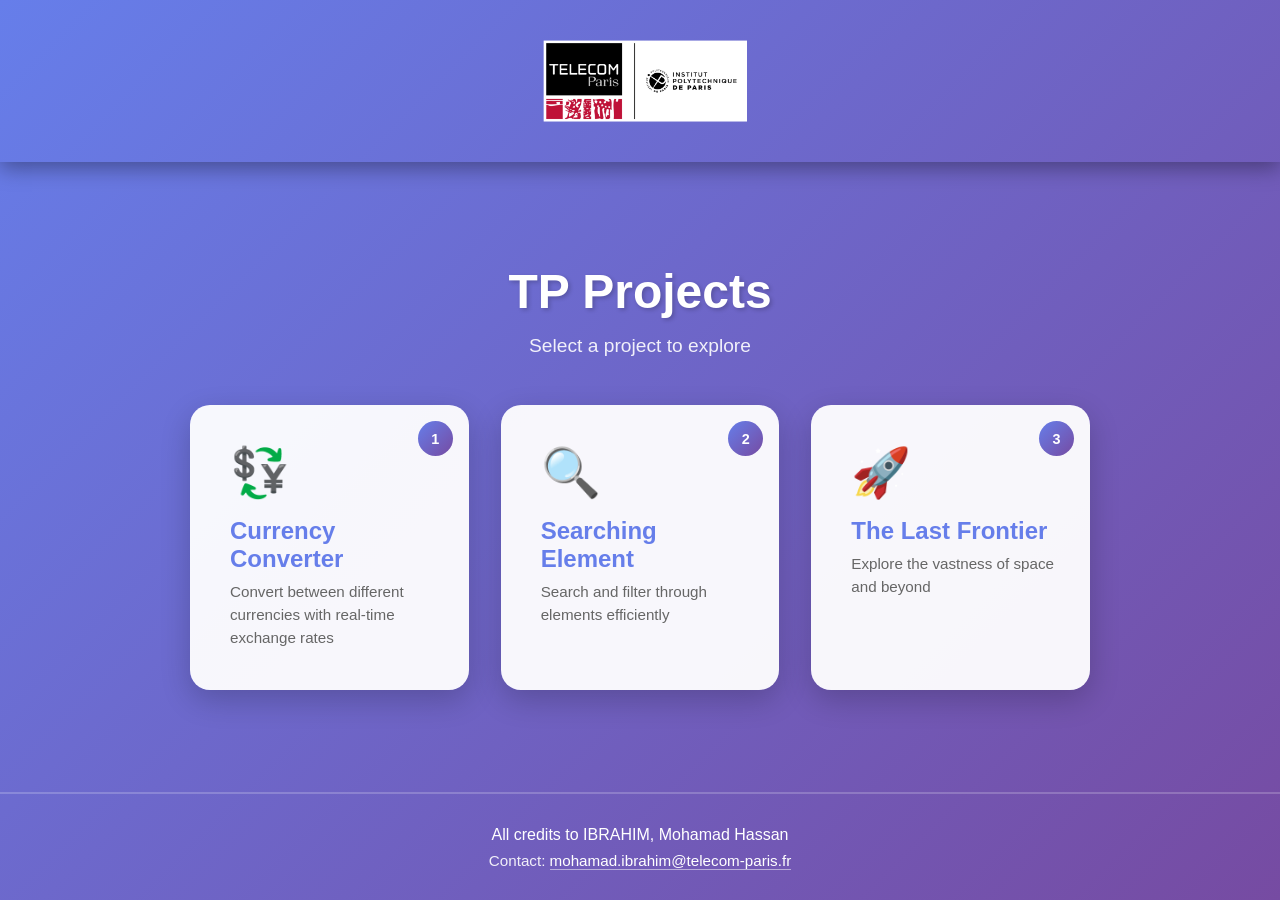
<file: index.html>
<!DOCTYPE html>
<html lang="en">
<head>
    <meta charset="UTF-8">
    <meta name="viewport" content="width=device-width, initial-scale=1.0">
    <title>TP Projects</title>
    <link rel="stylesheet" href="style.css">
</head>
<body>
  <div class="page">
    <header class="site-header">
      <div class="header-inner">
        <img src="telecom_paris_logo.png" alt="Télécom Paris" class="tp-logo">
      </div>
    </header>

    <main class="site-main">
        <div class="container">
            <h1>TP Projects</h1>
            <p class="subtitle">Select a project to explore</p>

            <div class="cards-container">
                <a href="currency/currency.html" class="card"> 
                    <span class="card-number">1</span>
                    <span class="card-icon">💱</span>
                    <h2 class="card-title">Currency Converter</h2>
                    <p class="card-description">Convert between different currencies with real-time exchange rates</p> 
                </a> 
                
                <a href="searching/seaching.html" class="card"> 
                    <span class="card-number">2</span> 
                    <span class="card-icon">🔍</span> 
                    <h2 class="card-title">Searching Element</h2> 
                    <p class="card-description">Search and filter through elements efficiently</p> 
                </a> 
                
                <a href="space/space.html" class="card"> 
                    <span class="card-number">3</span> 
                    <span class="card-icon">🚀</span> 
                    <h2 class="card-title">The Last Frontier</h2> 
                    <p class="card-description">Explore the vastness of space and beyond</p> 
                </a>
            </div>

        </div>
    </main>

    <footer class="global-footer">
      <div class="footer-inner">
        <p class="credits">All credits to IBRAHIM, Mohamad Hassan</p>
        <p class="contact">Contact: <a href="mailto:mohamad.ibrahim@telecom-paris.fr">mohamad.ibrahim@telecom-paris.fr</a></p>
      </div>
    </footer>
  </div>
</body>

</html>
</file>
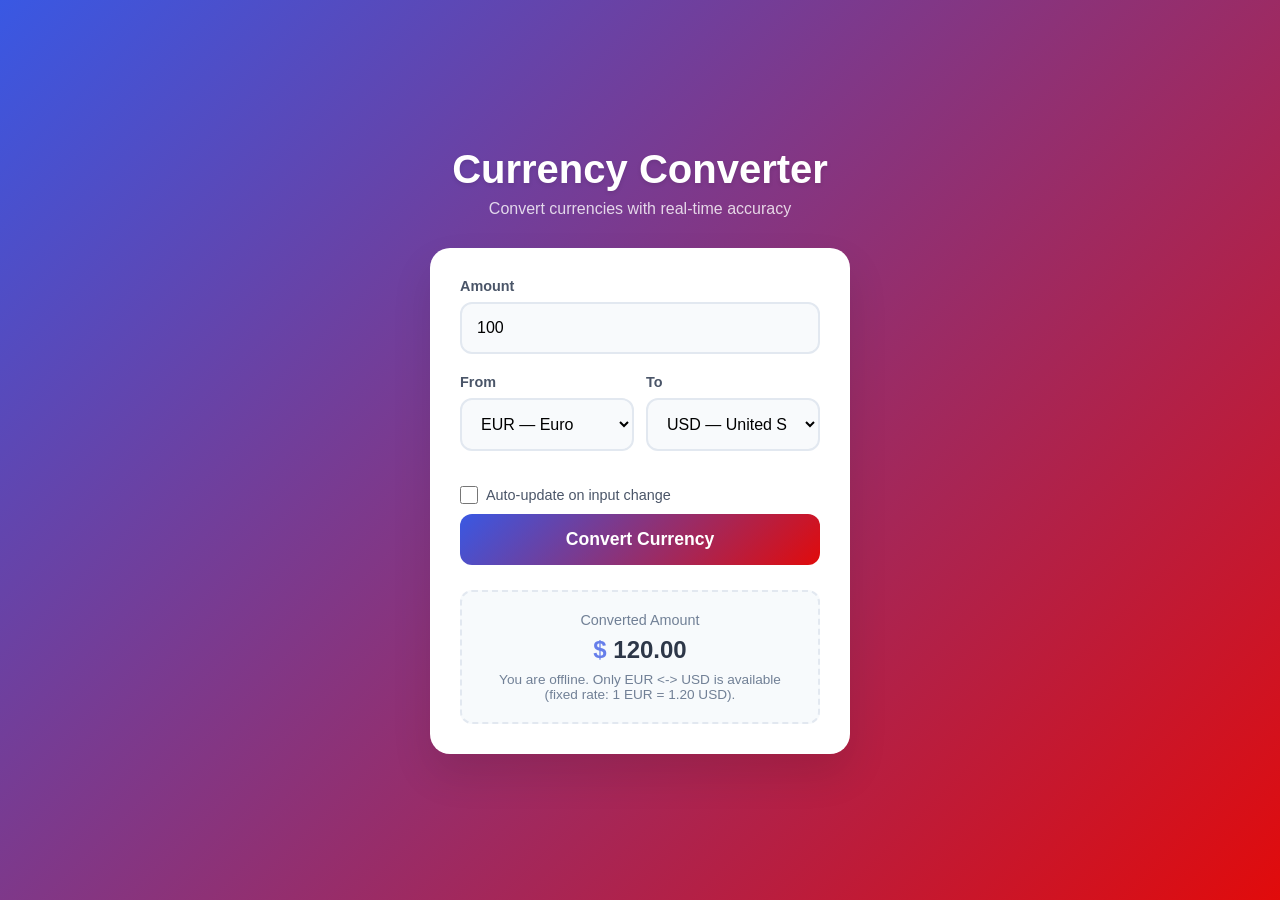
<file: currency/currency.html>
<!DOCTYPE html>
<html lang="en">
<head>
    <base target="_self">
    <meta charset="UTF-8">
    <meta name="viewport" content="width=device-width, initial-scale=1.0">
    <title>Currency Converter</title>
    <meta name="description" content="Simple and beautiful currency converter tool">
    <link rel="stylesheet" href="currency_style.css">
</head>
<body>
<div class="container">
    <header class="header">
        <h1>Currency Converter</h1>
        <p>Convert currencies with real-time accuracy</p>
    </header>

    <main>
        <div class="converter-card">
            
            <div class="input-group">
                <label for="amount">Amount</label>
                <input type="number" id="amount" class="input-field" placeholder="Enter amount..." step="0.01" min="0">
            </div>

            
            <div class="row">
                <div class="input-group">
                    <label for="from">From</label>
                    <select id="from" class="select-field"></select>
                </div>
                <div class="input-group">
                    <label for="to">To</label>
                    <select id="to" class="select-field"></select>
                </div>
            </div>

            
            <div class="auto-update">
                <input type="checkbox" id="autoUpdate">
                <label for="autoUpdate">Auto-update on input change</label>
            </div>

            
            <button id="convertBtn" class="convert-btn">Convert Currency</button>

            
            <div class="result-container">
                <div class="result-label">Converted Amount</div>
                <div class="result-value">
                    <span class="currency-symbol" id="toSymbol">$</span>
                    <span id="result">0.00</span>
                </div>
                <div class="rate-note" id="rateNote">Rate: —</div>
                <div class="error" id="error" style="display:none;"></div>
            </div>
        </div>
    </main>
</div>

<!-- <script src="converter.js"></script> -->
<script src="converter/core.js"></script>
<script src="converter/init.js"></script>
<script src="converter/ui.js"></script>

</body>
</html>
</file>
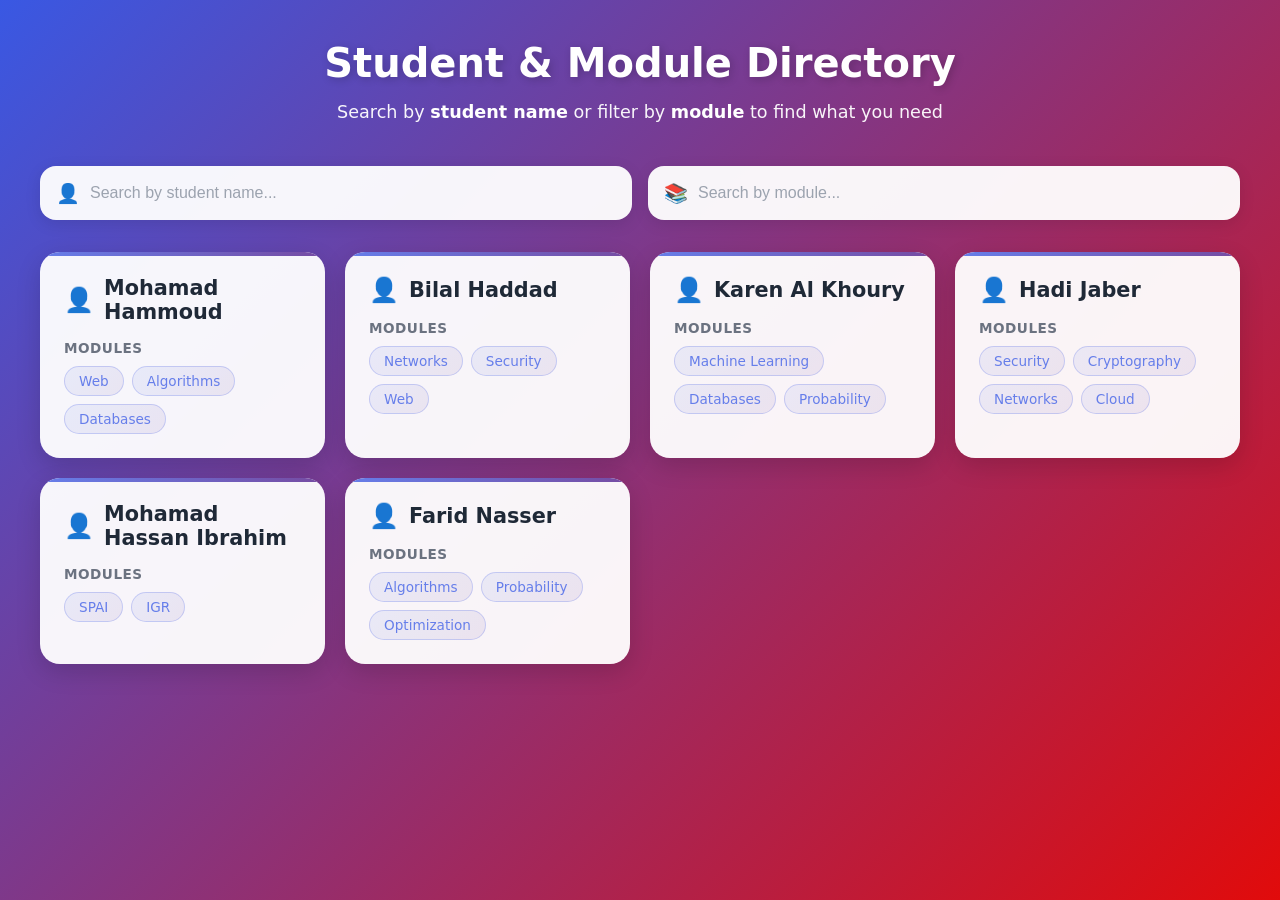
<file: searching/seaching.html>
<!DOCTYPE html>
<html lang="en">
<head>
  <meta charset="utf-8" />
  <title>Student & Module Search</title>
  <meta name="viewport" content="width=device-width, initial-scale=1" />
  <link rel="stylesheet" href="seaching_style.css">
</head>
<body>
  <main class="app" id="app">
    <header>
      <h1>Student & Module Directory</h1>
      <p>Search by <strong>student name</strong> or filter by <strong>module</strong> to find what you need</p>
    </header>

    <section class="toolbar" aria-label="search filters">
      <div class="input-wrapper">
        <span class="input-icon">👤</span>
        <input id="searchStudent" class="input" type="search" placeholder="Search by student name..." aria-label="Search by student" />
      </div>
      <div class="input-wrapper">
        <span class="input-icon">📚</span>
        <input id="searchModule" class="input" type="search" placeholder="Search by module..." aria-label="Search by module" />
      </div>
    </section>

    <section id="status" class="status hidden">No matching students found. Try a different search.</section>

    <section id="cards" class="cards" aria-live="polite">
      <article class="card" data-name="Mohamad Hammoud" data-modules="Web; Algorithms; Databases">
        <div class="name">Mohamad Hammoud</div>
        <div class="modules-label">Modules</div>
        <div class="modules">
          <span class="chip">Web</span>
          <span class="chip">Algorithms</span>
          <span class="chip">Databases</span>
        </div>
      </article>

      <article class="card" data-name="Bilal Haddad" data-modules="Networks; Security; Web">
        <div class="name">Bilal Haddad</div>
        <div class="modules-label">Modules</div>
        <div class="modules">
          <span class="chip">Networks</span>
          <span class="chip">Security</span>
          <span class="chip">Web</span>
        </div>
      </article>

      <article class="card" data-name="Karen Al Khoury" data-modules="Machine Learning; Databases; Probability">
        <div class="name">Karen Al Khoury</div>
        <div class="modules-label">Modules</div>
        <div class="modules">
          <span class="chip">Machine Learning</span>
          <span class="chip">Databases</span>
          <span class="chip">Probability</span>
        </div>
      </article>

      <article class="card" data-name="Hadi Jaber" data-modules="Security; Cryptography; Networks; Cloud">
        <div class="name">Hadi Jaber</div>
        <div class="modules-label">Modules</div>
        <div class="modules">
          <span class="chip">Security</span>
          <span class="chip">Cryptography</span>
          <span class="chip">Networks</span>
          <span class="chip">Cloud</span>
        </div>
      </article>

      <article class="card" data-name="Mohamad Hassan Ibrahim" data-modules="SPAI; IGR">
        <div class="name">Mohamad Hassan Ibrahim</div>
        <div class="modules-label">Modules</div>
        <div class="modules">
          <span class="chip">SPAI</span>
          <span class="chip">IGR</span>
        </div>
      </article>

      <article class="card" data-name="Farid Nasser" data-modules="Algorithms; Probability; Optimization">
        <div class="name">Farid Nasser</div>
        <div class="modules-label">Modules</div>
        <div class="modules">
          <span class="chip">Algorithms</span>
          <span class="chip">Probability</span>
          <span class="chip">Optimization</span>
        </div>
      </article>
    </section>
  </main>

  <script src="search.js">
    
  </script>
</body>
</html>
</file>
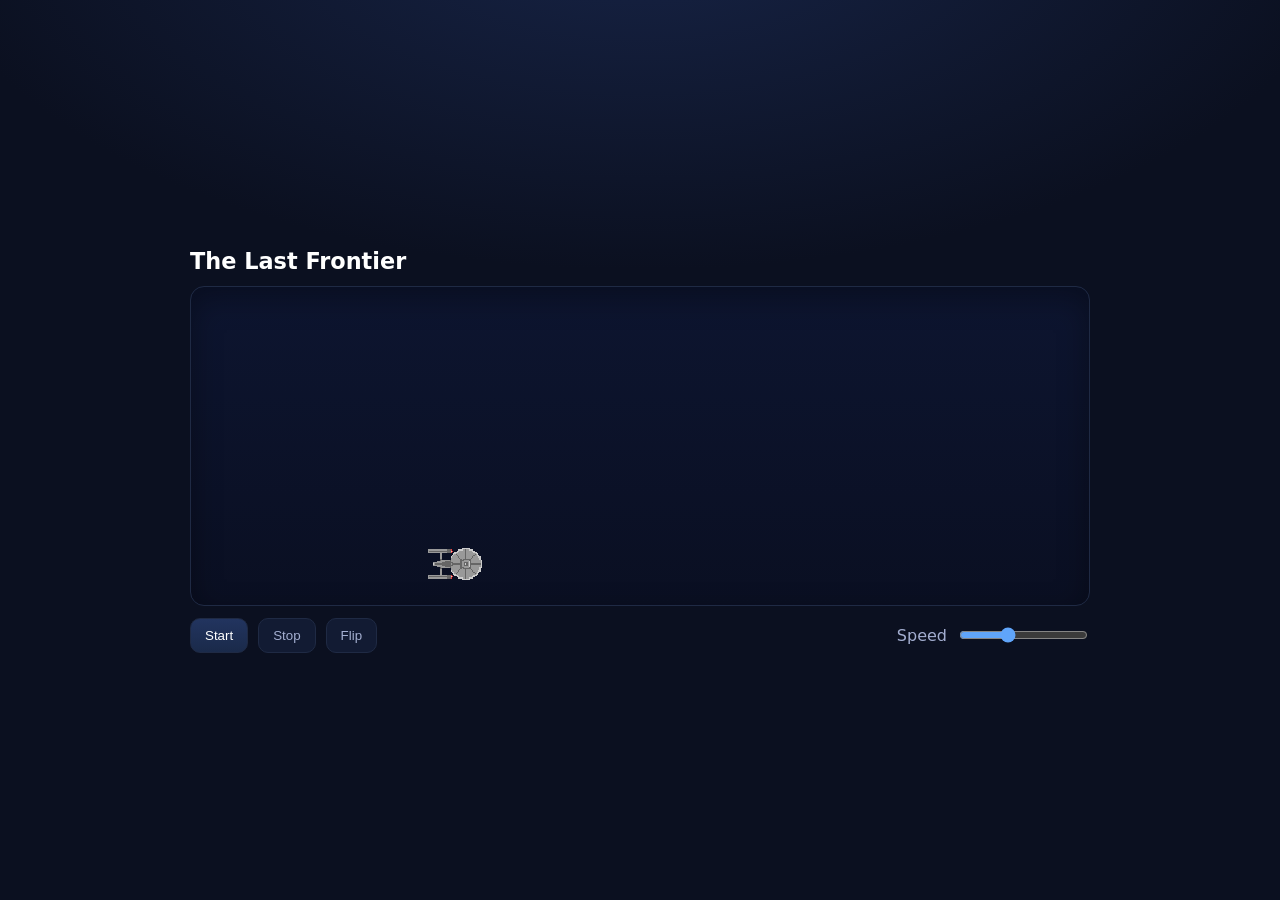
<file: space/space.html>
<!DOCTYPE html>
<html lang="en">
<head>
  <meta charset="UTF-8" />
  <title>The Last Frontier</title>
  <meta name="viewport" content="width=device-width, initial-scale=1" />
  <link rel="stylesheet" href="css/space_style.css" />
</head>
<body>
  <main class="wrap">
    <h1>The Last Frontier</h1>

    <div id="canvas" class="canvas" aria-label="space canvas">
      <img id="ship" class="ship" src="media/spaceship.png" alt="Spaceship" />
    </div>

    <div class="toolbar">
      <button id="startBtn" class="btn" type="button">Start</button>
      <button id="stopBtn" class="btn ghost" type="button">Stop</button>
      <button id="flipBtn"  class="btn ghost" type="button">Flip</button>

      <label class="speed">
        Speed
        <input id="speedRange" type="range" min="50" max="600" step="10" value="250" />
      </label>
    </div>
  </main>

  <script src="js/animate.js"></script>
</body>
</html>
</file>
<file: style.css>
* {
    margin: 0;
    padding: 0;
    box-sizing: border-box;
}

html, body {
    height: 100%;
}


body{
  margin: 0;
  font-family: 'Segoe UI', Tahoma, Geneva, Verdana, sans-serif;
  background: linear-gradient(135deg, #667eea 0%, #764ba2 100%);
  padding: 0;
}

.page{
  min-height: 100vh;
  display: grid;
  grid-template-rows: 18% 70% 12%;
}


.site-header{
  /* background: #000; */
  display: flex;
  align-items: center;
  justify-content: center;
  box-shadow: 0 6px 20px rgba(0,0,0,.35);
}

.header-inner{
    height: auto;
}

.tp-logo{
  height: 48%;           
  max-height: 100px;      
  width: auto;
  display: block;
}

.site-main{
  overflow: auto;    
  display: flex;
  align-items: center;       
  justify-content: center;  
  padding: 20px;
}


.container{
  max-width: 900px;
  width: 100%;
}



h1 {
    text-align: center;
    color: white;
    font-size: 3rem;
    margin-bottom: 1rem;
    text-shadow: 2px 2px 4px rgba(0,0,0,0.2);
}

.subtitle {
    text-align: center;
    color: rgba(255,255,255,0.9);
    font-size: 1.2rem;
    margin-bottom: 3rem;
}

.cards-container {
    display: grid;
    grid-template-columns: repeat(auto-fit, minmax(250px, 1fr));
    gap: 2rem;
}

.card {
    background: rgba(255, 255, 255, 0.95);
    border-radius: 20px;
    padding: 2.5rem 2rem;
    text-decoration: none;
    color: #333;
    transition: all 0.4s cubic-bezier(0.175, 0.885, 0.32, 1.275);
    box-shadow: 0 10px 30px rgba(0,0,0,0.2);
    position: relative;
    overflow: hidden;
    padding-left: 2.5rem;
}

.card::before {
    content: '';
    position: absolute;
    top: 0;
    left: 0;
    width: 100%;
    height: 100%;
    background: linear-gradient(135deg, transparent 0%, rgba(102, 126, 234, 0.1) 100%);
    opacity: 0;
    transition: opacity 0.4s ease;
}

.card:hover {
    transform: translateY(-10px) scale(1.02);
    box-shadow: 0 20px 40px rgba(0,0,0,0.3);
}

.card:hover::before {
    opacity: 1;
}

.card-icon {
    font-size: 3rem;
    margin-bottom: 1rem;
    display: block;
    transition: transform 0.4s ease;
}

.card:hover .card-icon {
    transform: scale(1.1) rotate(5deg);
}

.card-title {
    font-size: 1.5rem;
    font-weight: 600;
    margin-bottom: 0.5rem;
    color: #667eea;
}

.card-description {
    color: #666;
    font-size: 0.95rem;
    line-height: 1.5;
}

.card-number {
    position: absolute;
    top: 1rem;
    right: 1rem;
    background: linear-gradient(135deg, #667eea, #764ba2);
    color: white;
    width: 35px;
    height: 35px;
    border-radius: 50%;
    display: flex;
    align-items: center;
    justify-content: center;
    font-weight: bold;
    font-size: 0.9rem;
}

.global-footer{
  display: flex;
  align-items: center;
  justify-content: center;
  border-top: 2px solid rgba(255,255,255,0.2);
}
.footer-inner{
  text-align: center;
  padding: 0 16px;
}


.credits {
    color: white;
    font-size: 1rem;
    margin-bottom: 0.5rem;
    font-weight: 500;
}

.contact {
    color: rgba(255, 255, 255, 0.9);
    font-size: 0.95rem;
}

.contact a {
    color: white;
    text-decoration: none;
    border-bottom: 1px solid rgba(255, 255, 255, 0.5);
    transition: border-color 0.3s ease;
}

.contact a:hover {
    border-bottom-color: white;
}
</file>
<file: currency/currency_style.css>
* {
    margin: 0;
    padding: 0;
    box-sizing: border-box;
}

body {
    font-family: 'Segoe UI', Tahoma, Geneva, Verdana, sans-serif;
    background: linear-gradient(135deg, #3958e3 0%, #e10b0b 100%);
    min-height: 100vh;
    display: flex;
    align-items: center;
    justify-content: center;
    padding: 20px;
}

.container {
    max-width: 420px;
    width: 100%;
}

.header {
    text-align: center;
    margin-bottom: 30px;
}

.header h1 {
    color: white;
    font-size: 2.5rem;
    font-weight: 700;
    margin-bottom: 8px;
    text-shadow: 0 2px 4px rgba(0, 0, 0, 0.1);
}

.header p {
    color: rgba(255, 255, 255, 0.8);
    font-size: 1rem;
}

.converter-card {
    background: white;
    border-radius: 20px;
    padding: 30px;
    box-shadow: 0 20px 40px rgba(0, 0, 0, 0.1);
    backdrop-filter: blur(10px);
}

.input-group {
    margin-bottom: 20px;
}

.input-group label {
    display: block;
    color: #4a5568;
    font-weight: 600;
    margin-bottom: 8px;
    font-size: 0.9rem;
}

.input-field, .select-field {
    width: 100%;
    padding: 15px;
    border: 2px solid #e2e8f0;
    border-radius: 12px;
    font-size: 1rem;
    transition: all 0.3s ease;
    background: #f8fafc;
}

.input-field:focus, .select-field:focus {
    outline: none;
    border-color: #667eea;
    background: white;
    box-shadow: 0 0 0 3px rgba(102, 126, 234, 0.1);
}

.row {
    display: grid;
    grid-template-columns: 1fr 1fr;
    gap: 12px;
}

.convert-btn {
    width: 100%;
    background: linear-gradient(135deg, #3958e3 0%, #e10b0b 100%);
    color: white;
    border: none;
    padding: 15px;
    border-radius: 12px;
    font-size: 1.1rem;
    font-weight: 600;
    cursor: pointer;
    transition: all 0.3s ease;
    margin-top: 10px;
}

.convert-btn:hover {
    transform: translateY(-2px);
    box-shadow: 0 10px 20px rgba(102, 126, 234, 0.3);
}

.convert-btn:active {
    transform: translateY(0);
}

.result-container {
    margin-top: 25px;
    padding: 20px;
    background: #f7fafc;
    border-radius: 12px;
    text-align: center;
    border: 2px dashed #e2e8f0;
}

.result-label {
    color: #718096;
    font-size: 0.9rem;
    margin-bottom: 8px;
}

.result-value {
    color: #2d3748;
    font-size: 1.5rem;
    font-weight: 700;
    word-break: break-word;
}

.rate-note {
    margin-top: 8px;
    font-size: 0.85rem;
    color: #718096;
}

.currency-symbol {
    color: #667eea;
    font-weight: 600;
}

.auto-update {
    display: flex;
    align-items: center;
    margin-top: 15px;
    gap: 8px;
}

.auto-update input[type="checkbox"] {
    width: 18px;
    height: 18px;
    accent-color: #667eea;
}

.auto-update label {
    color: #4a5568;
    font-size: 0.9rem;
}

.error {
    color: #e53e3e;
    font-size: 0.9rem;
    margin-top: 8px;
    text-align: center;
}
</file>
<file: searching/seaching_style.css>
* { 
  box-sizing: border-box; 
  margin: 0; 
  padding: 0; 
}

body {
  font-family: 'Segoe UI', system-ui, -apple-system, Roboto, sans-serif;
  background: linear-gradient(135deg, #3958e3 0%, #e10b0b 100%);
  min-height: 100vh;
  padding: 40px 20px;
  color: #1f2937;
}

.app {
  max-width: 1200px;
  margin: 0 auto;
}

header {
  text-align: center;
  margin-bottom: 40px;
  animation: fadeInDown 0.6s ease;
}

header h1 {
  font-size: 2.5rem;
  color: white;
  margin-bottom: 12px;
  text-shadow: 2px 2px 8px rgba(0,0,0,0.2);
  font-weight: 700;
}

header p {
  color: rgba(255,255,255,0.95);
  font-size: 1.1rem;
  line-height: 1.6;
}

header p strong {
  color: white;
  font-weight: 600;
}

.toolbar {
  display: grid;
  grid-template-columns: repeat(auto-fit, minmax(280px, 1fr));
  gap: 16px;
  margin-bottom: 32px;
}

.input-wrapper {
  position: relative;
}

.input-icon {
  position: absolute;
  left: 16px;
  top: 50%;
  transform: translateY(-50%);
  color: #9ca3af;
  font-size: 1.2rem;
  pointer-events: none;
}

.input {
  width: 100%;
  background: rgba(255, 255, 255, 0.95);
  border: 2px solid transparent;
  border-radius: 16px;
  padding: 16px 20px 16px 48px;
  font-size: 1rem;
  outline: none;
  transition: all 0.3s ease;
  box-shadow: 0 4px 16px rgba(0,0,0,0.1);
}

.input:focus {
  background: white;
  border-color: #667eea;
  box-shadow: 0 8px 24px rgba(102, 126, 234, 0.3);
  transform: translateY(-2px);
}

.input::placeholder {
  color: #9ca3af;
}

.cards {
  display: grid;
  grid-template-columns: repeat(auto-fill, minmax(280px, 1fr));
  gap: 20px;
}

.card {
  background: rgba(255, 255, 255, 0.95);
  border-radius: 20px;
  padding: 24px;
  transition: all 0.3s cubic-bezier(0.175, 0.885, 0.32, 1.275);
  box-shadow: 0 8px 24px rgba(0,0,0,0.15);
  position: relative;
  overflow: hidden;
}

.card::before {
  content: '';
  position: absolute;
  top: 0;
  left: 0;
  width: 100%;
  height: 4px;
  background: linear-gradient(90deg, #667eea, #764ba2);
}

.card:hover {
  transform: translateY(-8px) scale(1.02);
  box-shadow: 0 16px 40px rgba(0,0,0,0.25);
  background: white;
}

.name {
  font-weight: 700;
  font-size: 1.3rem;
  color: #1f2937;
  margin-bottom: 16px;
  display: flex;
  align-items: center;
  gap: 10px;
}

.name::before {
  content: '👤';
  font-size: 1.5rem;
}

.modules-label {
  font-size: 0.85rem;
  color: #6b7280;
  font-weight: 600;
  text-transform: uppercase;
  letter-spacing: 0.5px;
  margin-bottom: 10px;
}

.modules {
  display: flex;
  flex-wrap: wrap;
  gap: 8px;
}

.chip {
  font-size: 0.85rem;
  color: #667eea;
  background: linear-gradient(135deg, rgba(102, 126, 234, 0.1), rgba(118, 75, 162, 0.1));
  border: 1.5px solid rgba(102, 126, 234, 0.3);
  padding: 6px 14px;
  border-radius: 20px;
  font-weight: 500;
  transition: all 0.2s ease;
}

.chip:hover {
  background: linear-gradient(135deg, rgba(102, 126, 234, 0.2), rgba(118, 75, 162, 0.2));
  border-color: #667eea;
  transform: scale(1.05);
}

.status {
  text-align: center;
  background: rgba(255, 255, 255, 0.95);
  padding: 40px;
  border-radius: 20px;
  color: #6b7280;
  font-size: 1.2rem;
  box-shadow: 0 8px 24px rgba(0,0,0,0.15);
}

.status::before {
  content: '🔍';
  display: block;
  font-size: 3rem;
  margin-bottom: 16px;
}

.hidden { 
  display: none !important; 
}
</file>
<file: space/css/space_style.css>
* {
  box-sizing: border-box;
}

html,
body {
  height: 100%;
}

body {
  margin: 0;
  background: radial-gradient(1200px 600px at 50% -10%, #172447 0%, #0b1020 60%);
  font-family: 'Segoe UI', system-ui, -apple-system, Roboto, sans-serif;
  display: flex;
  justify-content: center;
  align-items: center;
}

.wrap {
  width: min(900px, 100%);
}

h1 {
  font-size: 1.4rem;
  margin: 0 0 12px;
  color: #ffffff;
}

.canvas {
  position: relative;
  width: 100%;
  height: 320px;
  border: 1px solid #1f2a44;
  border-radius: 14px;
  background:
    radial-gradient(2px 2px at 20% 30%, #faf8f888 30%, transparent 31%) repeat,
    radial-gradient(2px 2px at 60% 70%, #fcfcfc66 30%, transparent 31%) repeat,
    linear-gradient(180deg, #0d1530, #0a0f22);
  background-size: 200px 200px, 240px 240px, auto;
  overflow: hidden;
  box-shadow: 0 10px 30px rgba(0, 0, 0, .35) inset;
}

.ship {
  position: absolute;
  top: 50%;
  left: 0;
  transform: translate(0, -50%);
  image-rendering: pixelated;
  width: 56px;
  height: auto;
  cursor: pointer;
  user-select: none;
}

.toolbar {
  display: flex;
  flex-wrap: wrap;
  gap: 10px;
  align-items: center;
  margin-top: 12px;
}

.btn {
  appearance: none;
  border: 1px solid #1f2a44;
  background: linear-gradient(180deg, #22345f, #1a2a4a);
  color: #fff;
  padding: 9px 14px;
  border-radius: 10px;
  cursor: pointer;
}

.btn:hover {
  filter: brightness(1.08);
}

.btn:active {
  transform: translateY(1px);
}

.btn.ghost {
  background: #121b33;
  color: #a3aed0;
}

.speed {
  margin-left: auto;
  color: #a3aed0;
  display: flex;
  align-items: center;
  gap: 10px;
}

input[type="range"] {
  accent-color: #60a5fa;
}

.hint {
  color: #a3aed0;
  margin-top: 8px;
  font-size: .9rem;
}
</file>
